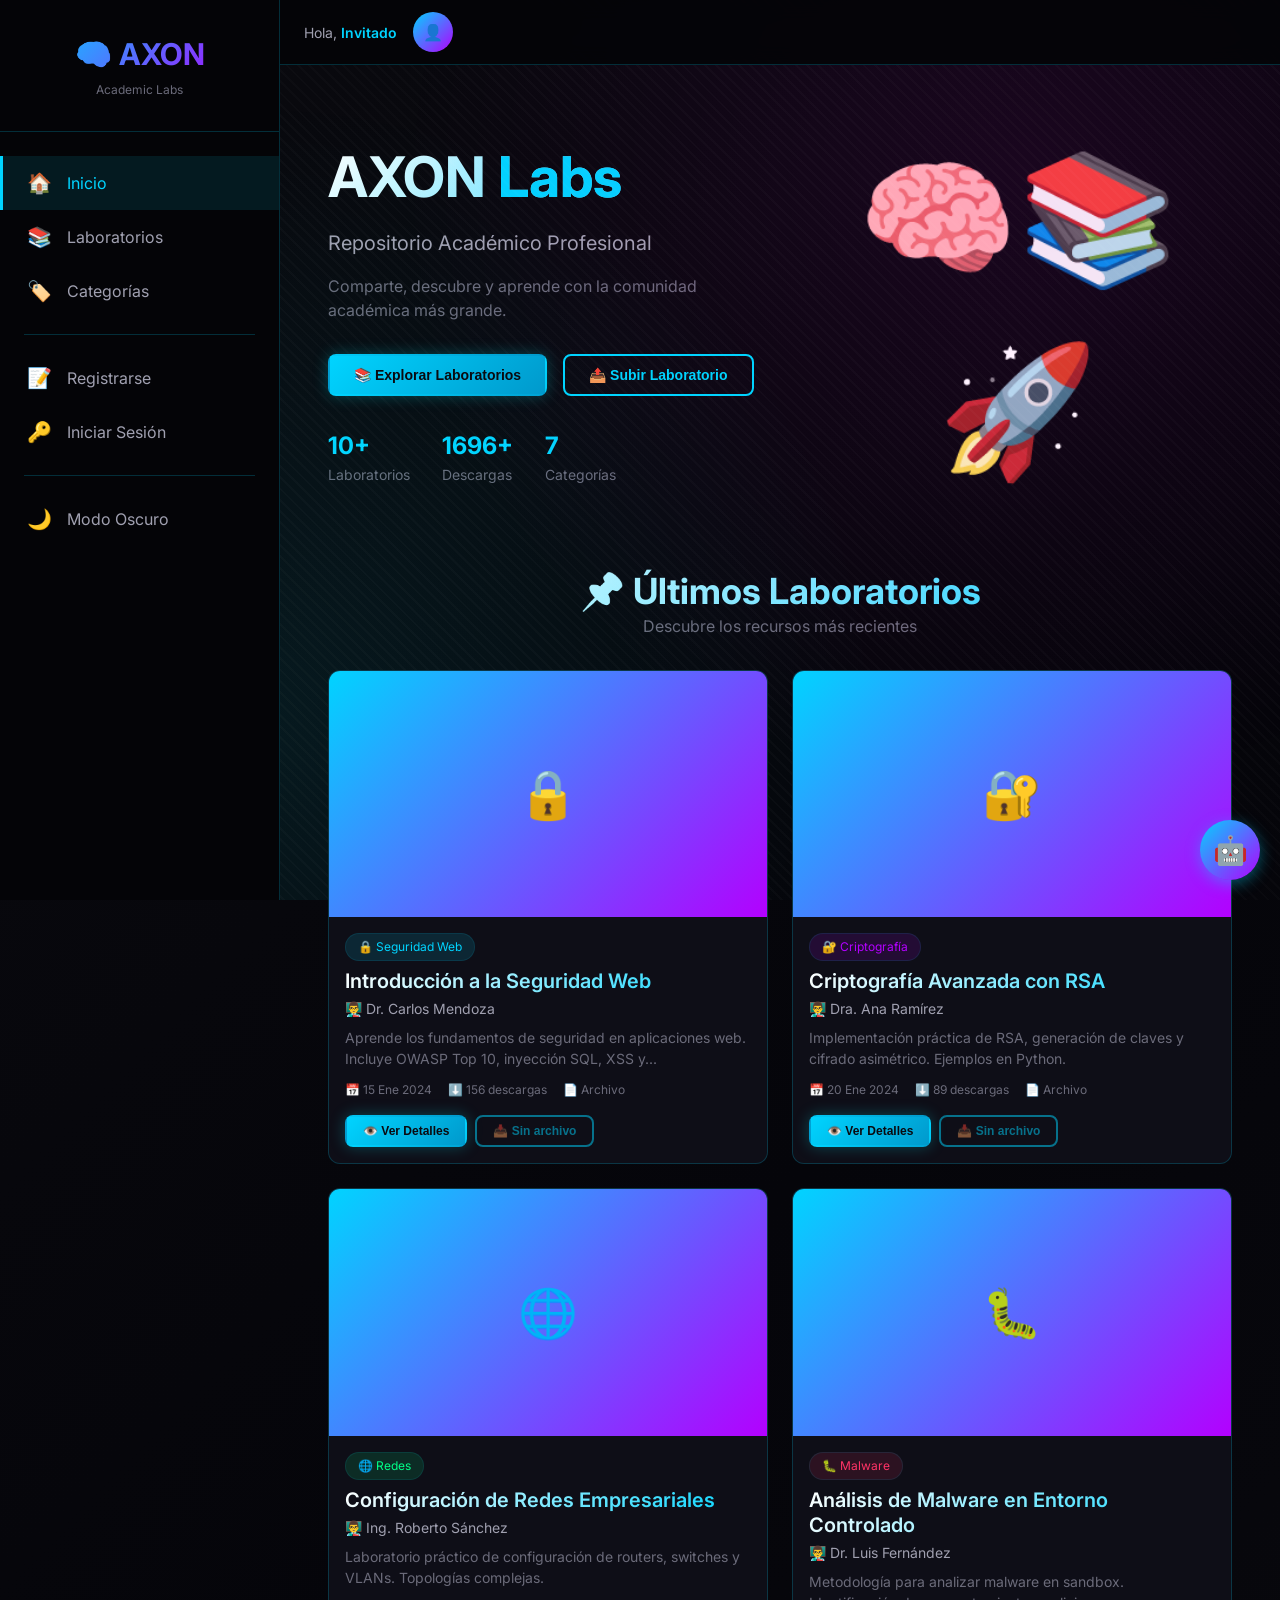
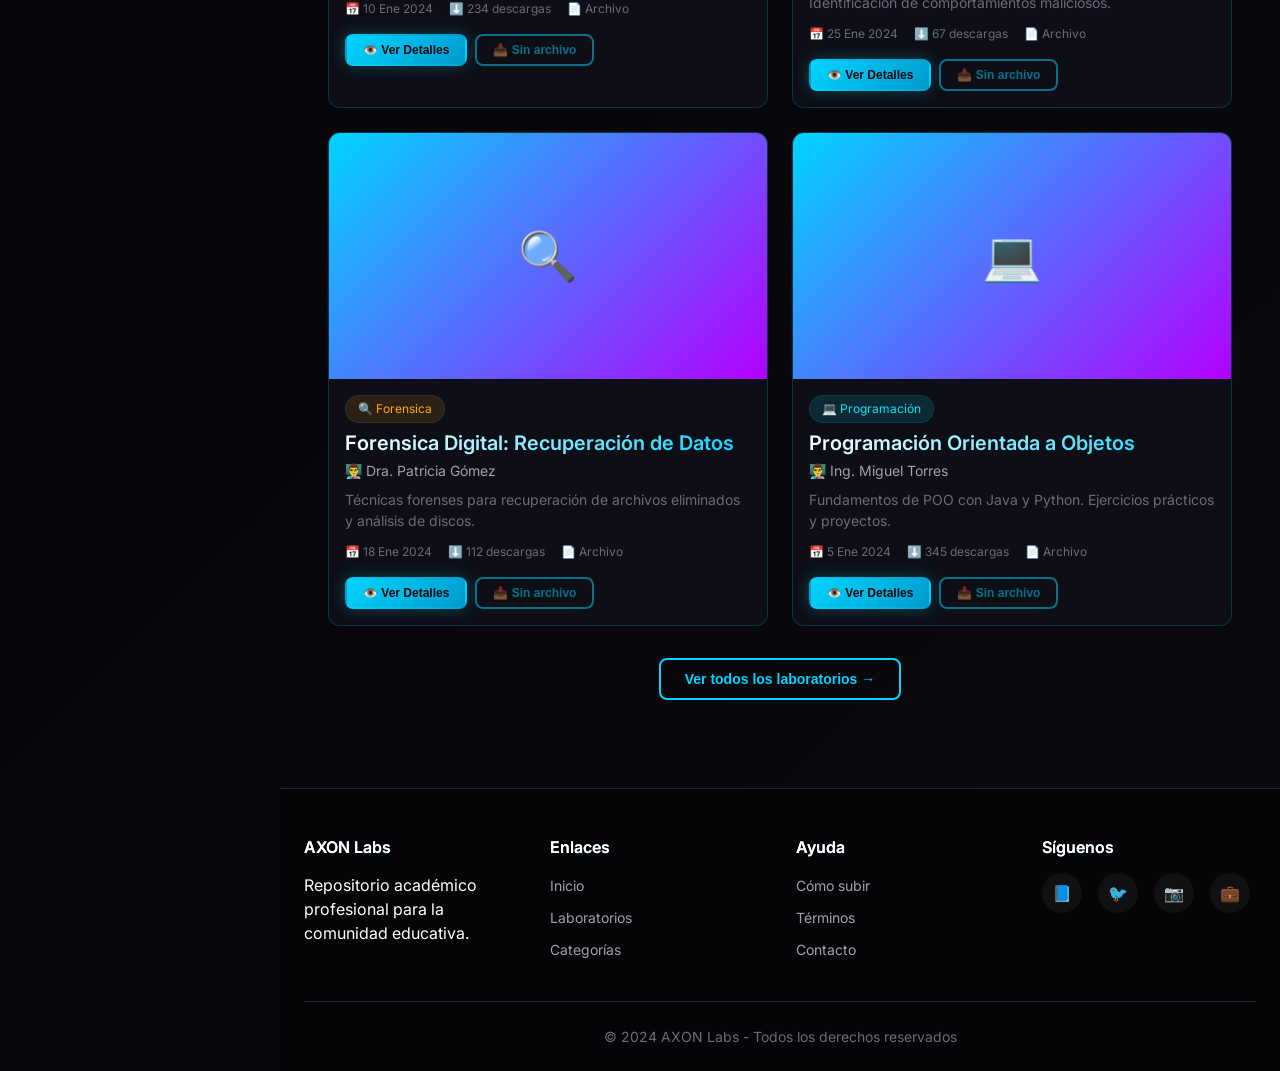
<file: index.html>
<!DOCTYPE html>
<html lang="es">
<head>
    <meta charset="UTF-8">
    <meta name="viewport" content="width=device-width, initial-scale=1.0, viewport-fit=cover">
    <title>AXON LABS - Repositorio Académico Profesional</title>
    <meta name="description" content="Plataforma profesional para compartir y descubrir laboratorios académicos">
    <meta name="theme-color" content="#0a0a0f">
    
    <!-- Fonts -->
    <link href="https://fonts.googleapis.com/css2?family=Inter:wght@300;400;500;600;700;800&display=swap" rel="stylesheet">
    
    <!-- Styles -->
    <link rel="stylesheet" href="css/estilo.css">
    <link rel="stylesheet" href="css/layout.css">
    <link rel="stylesheet" href="css/componentes.css">
    <link rel="stylesheet" href="css/animaciones.css">
    <link rel="stylesheet" href="css/dark-mode.css">
    
    <!-- PWA -->
    <link rel="manifest" href="manifest.json">
</head>
<body>
    <div class="app-container">
        <!-- Sidebar -->
        <aside class="sidebar" id="sidebar">
            <div class="sidebar__header">
                <div class="sidebar__logo">
                    <span class="logo-icon">🧠</span>
                    <span>AXON</span>
                </div>
                <div class="sidebar__subtitle">Academic Labs</div>
            </div>
            
            <nav class="sidebar__nav">
                <a href="#inicio" class="nav-link active" data-page="inicio">
                    <span class="icon">🏠</span>
                    <span>Inicio</span>
                </a>
                <a href="#laboratorios" class="nav-link" data-page="laboratorios">
                    <span class="icon">📚</span>
                    <span>Laboratorios</span>
                </a>
                <a href="#categorias" class="nav-link" data-page="categorias">
                    <span class="icon">🏷️</span>
                    <span>Categorías</span>
                </a>
                <div class="sidebar__divider"></div>
                <a href="#subir" class="nav-link" data-page="subir" id="subirNavLink">
                    <span class="icon">📤</span>
                    <span>Subir Lab</span>
                </a>
                <a href="#registro" class="nav-link" data-page="registro" id="registroNavLink">
                    <span class="icon">📝</span>
                    <span>Registrarse</span>
                </a>
                <a href="#login" class="nav-link" data-page="login" id="loginNavLink">
                    <span class="icon">🔑</span>
                    <span>Iniciar Sesión</span>
                </a>
                <a href="#" class="nav-link" id="logoutNavLink" style="display: none;">
                    <span class="icon">🚪</span>
                    <span>Cerrar Sesión</span>
                </a>
                <div class="sidebar__divider"></div>
                <a href="#" class="nav-link" id="themeToggle">
                    <span class="icon">🌙</span>
                    <span>Modo Oscuro</span>
                </a>
            </nav>
        </aside>
        
        <div class="sidebar-overlay" id="sidebarOverlay"></div>
        
        <!-- Main Content -->
        <main class="main-content">
            <header class="main-header">
                <button class="menu-toggle" id="menuToggle">☰</button>

                <div class="user-info">
                    <span class="user-greeting">Hola, <span id="userName">Invitado</span></span>
                    <div class="user-avatar" id="userAvatar">
                        <span>👤</span>
                    </div>
                </div>
            </header>
            
            <div id="page-content" class="page-content">
                <div class="loader">
                    <div class="loader-spinner"></div>
                    <p>Cargando...</p>
                </div>
            </div>
            
            <!-- Footer -->
            <footer class="footer">
                <div class="container">
                    <div class="footer-grid">
                        <div>
                            <h4 class="footer-title">AXON Labs</h4>
                            <p>Repositorio académico profesional para la comunidad educativa.</p>
                        </div>
                        <div>
                            <h4 class="footer-title">Enlaces</h4>
                            <ul class="footer-links">
                                <li><a href="#inicio">Inicio</a></li>
                                <li><a href="#laboratorios">Laboratorios</a></li>
                                <li><a href="#categorias">Categorías</a></li>
                            </ul>
                        </div>
                        <div>
                            <h4 class="footer-title">Ayuda</h4>
                            <ul class="footer-links">
                                <li><a href="#">Cómo subir</a></li>
                                <li><a href="#">Términos</a></li>
                                <li><a href="#">Contacto</a></li>
                            </ul>
                        </div>
                        <div>
                            <h4 class="footer-title">Síguenos</h4>
                            <div class="social-links">
                                <a href="#" class="social-link">📘</a>
                                <a href="#" class="social-link">🐦</a>
                                <a href="#" class="social-link">📷</a>
                                <a href="#" class="social-link">💼</a>
                            </div>
                        </div>
                    </div>
                    <div class="copyright">
                        © 2024 AXON Labs - Todos los derechos reservados
                    </div>
                </div>
            </footer>
        </main>
    </div>

    <meta name="viewport" content="width=device-width, initial-scale=1.0, viewport-fit=cover">
<button class="menu-toggle" id="menuToggle">☰</button>
<meta name="apple-mobile-web-app-capable" content="yes">
<meta name="apple-mobile-web-app-status-bar-style" content="black-translucent">


<!-- Reemplazar los scripts al final del body por: -->
    <script src="js/data.js"></script>
    <script src="js/labs.js"></script>
    <script src="js/ui.js"></script>
    <script src="js/app.js"></script>
    
    <script>
        // Función auxiliar para navegación desde HTML
        window.cambiarPagina = function(page) {
            window.location.hash = page;
        };
        
        // Asegurar que las animaciones CSS existen
        const style = document.createElement('style');
        style.textContent = `
            @keyframes slideInRight {
                from { transform: translateX(100%); opacity: 0; }
                to { transform: translateX(0); opacity: 1; }
            }
            @keyframes fadeOut {
                from { opacity: 1; }
                to { opacity: 0; }
            }
        `;
        document.head.appendChild(style);
    </script>
    <!-- Chatbot -->
<script src="js/bot.js"></script>
<script>
    // Inicializar chatbot cuando cargue la página
    document.addEventListener('DOMContentLoaded', function() {
        if (typeof initChatbot === 'function') {
            initChatbot();
        }
    });
</script>
</body>
</html>
</file>
<file: css/estilo.css>
/* ============================================
   AXON - ESTILOS GLOBALES
   Cyberpunk Futurista 2026
   Versión 2.0 - Mejorada
   ============================================ */

/* ============================================
   1. VARIABLES GLOBALES (Design Tokens)
   ============================================ */
:root {
    /* Colores principales - Neón Cyberpunk */
    --color-primary: #00f5ff;
    --color-primary-dark: #00b8c9;
    --color-primary-light: #6effff;
    --color-secondary: #ff00ff;
    --color-secondary-dark: #cc00cc;
    --color-secondary-light: #ff66ff;
    --color-accent: #ffcc00;
    --color-success: #00ff88;
    --color-success-dark: #00cc6a;
    --color-warning: #ffaa00;
    --color-warning-dark: #cc8800;
    --color-error: #ff3366;
    --color-error-dark: #cc2952;
    --color-purple: #9d00ff;
    --color-cyan: #00e5ff;
    
    /* Colores de fondo - Oscuro premium */
    --bg-primary: #0a0a0f;
    --bg-secondary: #05050a;
    --bg-tertiary: #0f0f1a;
    --bg-card: rgba(20, 20, 35, 0.95);
    --bg-card-solid: #141423;
    --bg-sidebar: rgba(5, 5, 10, 0.98);
    --bg-header: rgba(5, 5, 10, 0.95);
    --bg-light: #1a1a2e;
    --bg-hover: rgba(0, 245, 255, 0.08);
    --bg-glow: radial-gradient(circle at 50% 50%, rgba(0, 245, 255, 0.1) 0%, transparent 70%);
    
    /* Colores de texto */
    --text-primary: #ffffff;
    --text-secondary: #b0b0c0;
    --text-muted: #6b6b7a;
    --text-disabled: #4a4a5a;
    --text-glow: #ffffff;
    
    /* Colores de borde */
    --border-color: rgba(0, 245, 255, 0.25);
    --border-color-light: rgba(0, 245, 255, 0.12);
    --border-color-dark: rgba(0, 245, 255, 0.4);
    --border-glow: 0 0 10px rgba(0, 245, 255, 0.5);
    
    /* Espaciados (escala 4px) */
    --space-0: 0;
    --space-1: 0.25rem;
    --space-2: 0.5rem;
    --space-3: 0.75rem;
    --space-4: 1rem;
    --space-5: 1.25rem;
    --space-6: 1.5rem;
    --space-8: 2rem;
    --space-10: 2.5rem;
    --space-12: 3rem;
    --space-16: 4rem;
    --space-20: 5rem;
    --space-24: 6rem;
    --space-32: 8rem;
    
    /* Alias de espaciados */
    --space-xs: 0.5rem;
    --space-sm: 1rem;
    --space-md: 1.5rem;
    --space-lg: 2rem;
    --space-xl: 3rem;
    --space-2xl: 4rem;
    --space-3xl: 6rem;
    
    /* Tipografía */
    --font-family: 'Inter', -apple-system, BlinkMacSystemFont, 'Segoe UI', Roboto, 'Helvetica Neue', sans-serif;
    --font-mono: 'Courier New', 'SF Mono', 'Fira Code', monospace;
    
    /* Tamaños de fuente */
    --text-xs: 0.75rem;
    --text-sm: 0.875rem;
    --text-base: 1rem;
    --text-lg: 1.125rem;
    --text-xl: 1.25rem;
    --text-2xl: 1.5rem;
    --text-3xl: 1.875rem;
    --text-4xl: 2.25rem;
    --text-5xl: 3rem;
    --text-6xl: 3.75rem;
    
    /* Pesos de fuente */
    --font-light: 300;
    --font-regular: 400;
    --font-medium: 500;
    --font-semibold: 600;
    --font-bold: 700;
    
    /* Alturas de línea */
    --leading-none: 1;
    --leading-tight: 1.25;
    --leading-snug: 1.375;
    --leading-normal: 1.5;
    --leading-relaxed: 1.625;
    --leading-loose: 2;
    
    /* Bordes */
    --radius-none: 0;
    --radius-sm: 0.25rem;
    --radius-md: 0.5rem;
    --radius-lg: 0.75rem;
    --radius-xl: 1rem;
    --radius-2xl: 1.25rem;
    --radius-3xl: 1.5rem;
    --radius-full: 9999px;
    
    /* Sombras */
    --shadow-xs: 0 1px 2px rgba(0, 0, 0, 0.3);
    --shadow-sm: 0 2px 4px rgba(0, 0, 0, 0.3);
    --shadow-md: 0 4px 12px rgba(0, 0, 0, 0.4);
    --shadow-lg: 0 8px 24px rgba(0, 0, 0, 0.5);
    --shadow-xl: 0 16px 48px rgba(0, 0, 0, 0.6);
    --shadow-glow: 0 0 30px rgba(0, 245, 255, 0.4);
    --shadow-glow-sm: 0 0 15px rgba(0, 245, 255, 0.25);
    --shadow-glow-pink: 0 0 30px rgba(255, 0, 255, 0.4);
    --shadow-glow-purple: 0 0 30px rgba(157, 0, 255, 0.4);
    --shadow-inset: inset 0 2px 4px rgba(0, 0, 0, 0.2);
    
    /* Transiciones */
    --transition-fast: 0.15s ease;
    --transition-base: 0.25s cubic-bezier(0.4, 0, 0.2, 1);
    --transition-slow: 0.4s ease;
    --transition-slower: 0.6s ease;
    
    /* Z-index */
    --z-negative: -1;
    --z-elevate: 1;
    --z-sticky: 100;
    --z-header: 200;
    --z-sidebar: 300;
    --z-overlay: 350;
    --z-modal: 400;
    --z-popover: 500;
    --z-toast: 600;
    
    /* Layout */
    --sidebar-width: 280px;
    --sidebar-width-collapsed: 80px;
    --container-max: 1400px;
    --container-padding: var(--space-6);
}

/* ============================================
   2. RESET Y ESTILOS BASE MEJORADOS
   ============================================ */
*,
*::before,
*::after {
    margin: 0;
    padding: 0;
    box-sizing: border-box;
}

html {
    font-size: 16px;
    scroll-behavior: smooth;
    -webkit-font-smoothing: antialiased;
    -moz-osx-font-smoothing: grayscale;
}

body {
    font-family: var(--font-family);
    font-size: var(--text-base);
    line-height: var(--leading-normal);
    background: linear-gradient(135deg, #0a0a0f 0%, #05050a 50%, #0a0a0f 100%);
    color: var(--text-primary);
    min-height: 100vh;
    overflow-x: hidden;
    position: relative;
}

/* Fondo animado con partículas */
body::before {
    content: '';
    position: fixed;
    top: 0;
    left: 0;
    width: 100%;
    height: 100%;
    background: 
        radial-gradient(circle at 20% 80%, rgba(0, 245, 255, 0.08) 0%, transparent 50%),
        radial-gradient(circle at 80% 20%, rgba(255, 0, 255, 0.08) 0%, transparent 50%),
        repeating-linear-gradient(45deg, rgba(255, 255, 255, 0.02) 0px, rgba(255, 255, 255, 0.02) 2px, transparent 2px, transparent 8px);
    pointer-events: none;
    z-index: 0;
}

/* Tipografía */
h1, h2, h3, h4, h5, h6 {
    font-weight: var(--font-bold);
    line-height: var(--leading-tight);
    background: linear-gradient(135deg, var(--text-primary) 0%, var(--color-primary) 100%);
    -webkit-background-clip: text;
    background-clip: text;
    color: transparent;
}

h1 { font-size: var(--text-5xl); }
h2 { font-size: var(--text-4xl); }
h3 { font-size: var(--text-2xl); }
h4 { font-size: var(--text-xl); }
h5 { font-size: var(--text-lg); }
h6 { font-size: var(--text-base); }

/* Enlaces con efecto neón */
a {
    text-decoration: none;
    color: inherit;
    transition: all var(--transition-base);
    position: relative;
}

a:not(.nav-link):hover {
    color: var(--color-primary);
    text-shadow: 0 0 8px rgba(0, 245, 255, 0.5);
}

/* Scrollbar personalizada mejorada */
::-webkit-scrollbar {
    width: 10px;
    height: 10px;
}

::-webkit-scrollbar-track {
    background: var(--bg-secondary);
    border-radius: var(--radius-full);
}

::-webkit-scrollbar-thumb {
    background: linear-gradient(135deg, var(--color-primary), var(--color-secondary));
    border-radius: var(--radius-full);
}

::-webkit-scrollbar-thumb:hover {
    background: linear-gradient(135deg, var(--color-primary-light), var(--color-secondary-light));
}

/* Selección de texto */
::selection {
    background: linear-gradient(135deg, var(--color-primary), var(--color-secondary));
    color: var(--bg-primary);
}

/* ============================================
   3. UTILIDADES GLOBALES MEJORADAS
   ============================================ */

/* Contenedores */
.container {
    max-width: var(--container-max);
    margin: 0 auto;
    padding: 0 var(--container-padding);
    width: 100%;
}

/* Efecto glassmorphism */
.glass {
    background: rgba(20, 20, 35, 0.7);
    backdrop-filter: blur(10px);
    border: 1px solid var(--border-color);
}

/* Gradientes de texto */
.text-gradient {
    background: linear-gradient(135deg, var(--color-primary) 0%, var(--color-secondary) 50%, var(--color-accent) 100%);
    -webkit-background-clip: text;
    background-clip: text;
    color: transparent;
}

.text-glow {
    text-shadow: 0 0 20px rgba(0, 245, 255, 0.5);
}

/* Animaciones de entrada */
@keyframes fadeInUp {
    from {
        opacity: 0;
        transform: translateY(30px);
    }
    to {
        opacity: 1;
        transform: translateY(0);
    }
}

@keyframes fadeIn {
    from { opacity: 0; }
    to { opacity: 1; }
}

@keyframes glowPulse {
    0%, 100% {
        box-shadow: 0 0 20px rgba(0, 245, 255, 0.3);
    }
    50% {
        box-shadow: 0 0 40px rgba(0, 245, 255, 0.6);
    }
}

@keyframes float {
    0%, 100% {
        transform: translateY(0);
    }
    50% {
        transform: translateY(-10px);
    }
}

/* ============================================
   4. BOTÓN DE GOOGLE Y DIVISOR
   ============================================ */

/* Divisor "O" */
.divider {
    text-align: center;
    margin: var(--space-6) 0;
    position: relative;
    color: var(--text-muted);
    font-size: var(--text-sm);
}

.divider::before,
.divider::after {
    content: '';
    position: absolute;
    top: 50%;
    width: calc(50% - 35px);
    height: 1px;
    background: linear-gradient(90deg, transparent, var(--border-color), transparent);
}

.divider::before {
    left: 0;
}

.divider::after {
    right: 0;
}

/* Botón de Google premium */
.btn-google {
    display: flex;
    align-items: center;
    justify-content: center;
    gap: var(--space-3);
    width: 100%;
    padding: var(--space-3) var(--space-6);
    background: linear-gradient(135deg, rgba(255, 255, 255, 0.08) 0%, rgba(255, 255, 255, 0.03) 100%);
    border: 1px solid var(--border-color);
    border-radius: var(--radius-lg);
    color: var(--text-primary);
    font-size: var(--text-sm);
    font-weight: var(--font-medium);
    cursor: pointer;
    transition: all var(--transition-base);
    margin-bottom: var(--space-4);
    position: relative;
    overflow: hidden;
}

.btn-google::before {
    content: '';
    position: absolute;
    top: 0;
    left: -100%;
    width: 100%;
    height: 100%;
    background: linear-gradient(90deg, transparent, rgba(255, 255, 255, 0.1), transparent);
    transition: left 0.5s ease;
}

.btn-google:hover::before {
    left: 100%;
}

.btn-google:hover {
    background: linear-gradient(135deg, rgba(0, 245, 255, 0.15) 0%, rgba(255, 0, 255, 0.1) 100%);
    border-color: var(--color-primary);
    transform: translateY(-2px);
    box-shadow: var(--shadow-glow-sm);
    animation: glowPulse 2s infinite;
}

.btn-google:active {
    transform: translateY(0);
}

.btn-google svg {
    width: 20px;
    height: 20px;
}

/* ============================================
   5. FORMULARIOS MEJORADOS
   ============================================ */
.form-card {
    background: var(--bg-card);
    backdrop-filter: blur(10px);
    border-radius: var(--radius-2xl);
    padding: var(--space-8);
    border: 1px solid var(--border-color);
    box-shadow: var(--shadow-lg);
    animation: fadeInUp 0.5s ease;
    transition: all var(--transition-base);
}

.form-card:hover {
    border-color: var(--color-primary);
    box-shadow: var(--shadow-glow);
}

.form-group {
    margin-bottom: var(--space-5);
}

.form-label {
    display: block;
    margin-bottom: var(--space-2);
    font-weight: var(--font-medium);
    color: var(--text-secondary);
    font-size: var(--text-sm);
    letter-spacing: 0.5px;
}

.form-label.required::after {
    content: '*';
    color: var(--color-error);
    margin-left: var(--space-1);
}

.form-input,
.form-select,
.form-textarea {
    width: 100%;
    padding: var(--space-3) var(--space-4);
    background: rgba(10, 10, 15, 0.8);
    border: 1px solid var(--border-color);
    border-radius: var(--radius-lg);
    color: var(--text-primary);
    font-size: var(--text-base);
    transition: all var(--transition-base);
}

.form-input:focus,
.form-select:focus,
.form-textarea:focus {
    outline: none;
    border-color: var(--color-primary);
    box-shadow: var(--shadow-glow-sm);
    background: rgba(10, 10, 15, 0.95);
}

/* Alertas mejoradas */
.alert {
    padding: var(--space-3) var(--space-4);
    border-radius: var(--radius-lg);
    margin-bottom: var(--space-4);
    font-size: var(--text-sm);
    animation: fadeIn 0.3s ease;
    backdrop-filter: blur(4px);
}

.alert-success {
    background: rgba(0, 255, 136, 0.1);
    border-left: 3px solid var(--color-success);
    color: var(--color-success);
}

.alert-error {
    background: rgba(255, 51, 102, 0.1);
    border-left: 3px solid var(--color-error);
    color: var(--color-error);
}

/* Botones mejorados */
.btn {
    display: inline-flex;
    align-items: center;
    justify-content: center;
    gap: var(--space-2);
    padding: var(--space-3) var(--space-6);
    font-weight: var(--font-semibold);
    font-size: var(--text-sm);
    border-radius: var(--radius-lg);
    transition: all var(--transition-base);
    cursor: pointer;
    border: none;
    position: relative;
    overflow: hidden;
}

.btn::before {
    content: '';
    position: absolute;
    top: 50%;
    left: 50%;
    width: 0;
    height: 0;
    border-radius: 50%;
    background: rgba(255, 255, 255, 0.2);
    transform: translate(-50%, -50%);
    transition: width 0.6s, height 0.6s;
}

.btn:hover::before {
    width: 300px;
    height: 300px;
}

.btn-primary {
    background: linear-gradient(135deg, var(--color-primary) 0%, var(--color-primary-dark) 100%);
    color: var(--bg-primary);
    font-weight: var(--font-bold);
    box-shadow: var(--shadow-glow-sm);
}

.btn-primary:hover {
    transform: translateY(-2px);
    box-shadow: var(--shadow-glow);
}

.btn-primary:active {
    transform: translateY(0);
}

/* Estilos adicionales para la versión profesional */

/* Hero section mejorado */
.hero {
    background: linear-gradient(135deg, var(--bg-primary) 0%, var(--bg-secondary) 100%);
    position: relative;
    overflow: hidden;
}

.hero::before {
    content: '';
    position: absolute;
    top: 0;
    left: 0;
    right: 0;
    bottom: 0;
    background: radial-gradient(circle at 30% 50%, rgba(0,212,255,0.1) 0%, transparent 50%);
    pointer-events: none;
}

.hero-graphic {
    display: flex;
    gap: 2rem;
    justify-content: center;
    font-size: 5rem;
    animation: float 3s ease-in-out infinite;
}

.hero-graphic span:nth-child(1) { animation-delay: 0s; }
.hero-graphic span:nth-child(2) { animation-delay: 0.5s; }
.hero-graphic span:nth-child(3) { animation-delay: 1s; }

/* Filter chips */
.filter-buttons {
    display: flex;
    gap: 0.5rem;
    flex-wrap: wrap;
}

.filter-chip {
    padding: 0.5rem 1rem;
    background: rgba(255, 255, 255, 0.05);
    border: 1px solid var(--border-color);
    border-radius: 2rem;
    cursor: pointer;
    transition: all 0.3s ease;
    font-size: 0.875rem;
}

.filter-chip:hover {
    background: rgba(0, 212, 255, 0.1);
    transform: translateY(-2px);
}

.filter-chip.active {
    background: linear-gradient(135deg, var(--color-primary), var(--color-secondary));
    border-color: transparent;
    color: var(--bg-primary);
}

/* Detail page */
.detail-card {
    background: var(--bg-card);
    border-radius: var(--radius-xl);
    padding: 2rem;
    border: 1px solid var(--border-color);
}

.detail-header {
    display: flex;
    justify-content: space-between;
    align-items: center;
    flex-wrap: wrap;
    margin-bottom: 1.5rem;
}

.detail-category {
    padding: 0.5rem 1rem;
    border-radius: 2rem;
    font-size: 0.875rem;
}

.detail-stats {
    display: flex;
    gap: 1rem;
    color: var(--text-muted);
    font-size: 0.875rem;
}

.detail-title {
    font-size: 2rem;
    margin-bottom: 1.5rem;
}

.detail-author {
    display: flex;
    align-items: center;
    gap: 1rem;
    padding-bottom: 1.5rem;
    margin-bottom: 1.5rem;
    border-bottom: 1px solid var(--border-color);
}

.author-avatar {
    width: 50px;
    height: 50px;
    background: linear-gradient(135deg, var(--color-primary), var(--color-secondary));
    border-radius: 50%;
    display: flex;
    align-items: center;
    justify-content: center;
    font-size: 1.5rem;
    font-weight: bold;
}

.author-name {
    font-weight: 600;
    font-size: 1.1rem;
}

.author-email {
    color: var(--text-muted);
    font-size: 0.875rem;
}

.detail-description {
    margin-bottom: 1.5rem;
}

.detail-description h3 {
    margin-bottom: 0.75rem;
}

.detail-description p {
    color: var(--text-muted);
    line-height: 1.6;
}

.detail-file {
    background: rgba(0, 212, 255, 0.05);
    border-radius: var(--radius-lg);
    padding: 1rem;
    margin-bottom: 1.5rem;
}

.file-info {
    display: flex;
    align-items: center;
    gap: 1rem;
}

.file-icon {
    font-size: 2rem;
}

.file-name {
    font-weight: 500;
}

.file-size {
    color: var(--text-muted);
    font-size: 0.875rem;
}

.detail-actions {
    display: flex;
    gap: 1rem;
    justify-content: center;
    flex-wrap: wrap;
}

/* Empty state */
.empty-state {
    text-align: center;
    padding: 4rem;
    background: var(--bg-card);
    border-radius: var(--radius-xl);
    border: 1px solid var(--border-color);
}

.empty-icon {
    font-size: 4rem;
    display: block;
    margin-bottom: 1rem;
}

.empty-state h3 {
    margin-bottom: 0.5rem;
}

/* Toast notifications */
.toast-container {
    position: fixed;
    bottom: 20px;
    right: 20px;
    z-index: 1000;
    display: flex;
    flex-direction: column;
    gap: 10px;
}

.toast-content {
    display: flex;
    align-items: center;
    gap: 8px;
}

/* Section header */
.section-header {
    text-align: center;
    margin-bottom: 2rem;
}

.section-header h2 {
    margin-bottom: 0.5rem;
}

.section-header p {
    color: var(--text-muted);
}

/* Progress bar in categories */
.category-progress {
    margin-top: 1rem;
}

.progress-bar {
    background: rgba(255, 255, 255, 0.1);
    border-radius: 1rem;
    height: 4px;
    overflow: hidden;
}

.progress-fill {
    height: 100%;
    background: linear-gradient(90deg, var(--color-primary), var(--color-secondary));
    border-radius: 1rem;
    transition: width 0.5s ease;
}

/* Form header */
.form-header {
    text-align: center;
    margin-bottom: 2rem;
}

.form-icon {
    font-size: 3rem;
    display: block;
    margin-bottom: 1rem;
}

.form-header h2 {
    margin-bottom: 0.5rem;
}

.form-header p {
    color: var(--text-muted);
}

.form-footer {
    text-align: center;
    margin-top: 1.5rem;
    padding-top: 1.5rem;
    border-top: 1px solid var(--border-color);
}

/* Responsive */
@media (max-width: 768px) {
    .detail-card {
        padding: 1rem;
    }
    
    .detail-title {
        font-size: 1.5rem;
    }
    
    .detail-header {
        flex-direction: column;
        align-items: flex-start;
        gap: 0.5rem;
    }
    
    .filter-buttons {
        justify-content: center;
    }
    
    .hero-graphic {
        font-size: 3rem;
    }
}
</file>
<file: css/layout.css>
/* ============================================
   AXON - LAYOUT CSS
   Grid, Sidebar, Header, Responsive
   ============================================ */

/* ============================================
   1. LAYOUT PRINCIPAL
   ============================================ */
.app-container {
    display: flex;
    min-height: 100vh;
}

/* ============================================
   2. SIDEBAR (Menú lateral)
   ============================================ */
.sidebar {
    width: var(--sidebar-width);
    background: var(--bg-sidebar);
    backdrop-filter: blur(10px);
    border-right: 1px solid var(--border-color);
    position: fixed;
    height: 100vh;
    overflow-y: auto;
    transition: all var(--transition-base);
    z-index: var(--z-sidebar);
}

.sidebar::-webkit-scrollbar {
    width: 4px;
}

.sidebar__header {
    padding: var(--space-8) var(--space-6);
    text-align: center;
    border-bottom: 1px solid var(--border-color);
}

.sidebar__logo {
    font-size: var(--text-3xl);
    font-weight: var(--font-bold);
    background: linear-gradient(135deg, var(--color-primary) 0%, var(--color-secondary) 100%);
    -webkit-background-clip: text;
    background-clip: text;
    color: transparent;
    margin-bottom: var(--space-1);
}

.sidebar__subtitle {
    font-size: var(--text-xs);
    color: var(--text-muted);
}

.sidebar__nav {
    padding: var(--space-6) 0;
}

.nav-link {
    display: flex;
    align-items: center;
    gap: var(--space-4);
    padding: var(--space-3) var(--space-6);
    color: var(--text-secondary);
    transition: all var(--transition-base);
    border-left: 3px solid transparent;
}

.nav-link:hover {
    color: var(--color-primary);
    background: var(--bg-hover);
}

.nav-link.active {
    color: var(--color-primary);
    border-left-color: var(--color-primary);
    background: rgba(0, 212, 255, 0.1);
}

.nav-link .icon {
    font-size: var(--text-xl);
    width: 24px;
    text-align: center;
}

.sidebar__divider {
    height: 1px;
    background: var(--border-color);
    margin: var(--space-4) var(--space-6);
}

/* Sidebar colapsado (opcional) */
.sidebar.collapsed {
    width: var(--sidebar-width-collapsed);
}

.sidebar.collapsed .sidebar__header {
    padding: var(--space-4);
}

.sidebar.collapsed .sidebar__logo {
    font-size: var(--text-xl);
}

.sidebar.collapsed .sidebar__subtitle,
.sidebar.collapsed .nav-link span:not(.icon) {
    display: none;
}

.sidebar.collapsed .nav-link {
    justify-content: center;
    padding: var(--space-3);
}

/* ============================================
   3. MAIN CONTENT
   ============================================ */
.main-content {
    flex: 1;
    margin-left: var(--sidebar-width);
    min-height: 100vh;
    display: flex;
    flex-direction: column;
    transition: margin var(--transition-base);
}

/* Header superior */
.main-header {
    position: sticky;
    top: 0;
    background: var(--bg-header);
    backdrop-filter: blur(10px);
    border-bottom: 1px solid var(--border-color);
    padding: var(--space-3) var(--space-6);
    display: flex;
    justify-content: space-between;
    align-items: center;
    z-index: var(--z-header);
}

.menu-toggle {
    display: none;
    background: none;
    border: none;
    font-size: var(--text-2xl);
    cursor: pointer;
    color: var(--text-primary);
}

.user-info {
    display: flex;
    align-items: center;
    gap: var(--space-4);
}

.user-greeting {
    color: var(--text-secondary);
    font-size: var(--text-sm);
}

.user-greeting span {
    color: var(--color-primary);
    font-weight: var(--font-semibold);
}

.user-avatar {
    width: 40px;
    height: 40px;
    background: linear-gradient(135deg, var(--color-primary), var(--color-secondary));
    border-radius: var(--radius-full);
    display: flex;
    align-items: center;
    justify-content: center;
    cursor: pointer;
    transition: all var(--transition-base);
}

.user-avatar:hover {
    transform: scale(1.05);
    box-shadow: var(--shadow-glow);
}

/* Page Content */
.page-content {
    flex: 1;
    padding: var(--space-6);
}

/* ============================================
   4. GRID SYSTEM
   ============================================ */
.grid {
    display: grid;
    gap: var(--space-6);
}

.grid-cols-1 { grid-template-columns: repeat(1, 1fr); }
.grid-cols-2 { grid-template-columns: repeat(2, 1fr); }
.grid-cols-3 { grid-template-columns: repeat(3, 1fr); }
.grid-cols-4 { grid-template-columns: repeat(4, 1fr); }
.grid-cols-5 { grid-template-columns: repeat(5, 1fr); }
.grid-cols-6 { grid-template-columns: repeat(6, 1fr); }

/* Grid responsive automático */
.labs-grid {
    display: grid;
    grid-template-columns: repeat(auto-fill, minmax(320px, 1fr));
    gap: var(--space-6);
    margin-top: var(--space-6);
}

.categories-grid {
    display: grid;
    grid-template-columns: repeat(auto-fill, minmax(200px, 1fr));
    gap: var(--space-6);
}

/* ============================================
   5. FLEXBOX UTILITIES
   ============================================ */
.flex { display: flex; }
.flex-col { flex-direction: column; }
.flex-row { flex-direction: row; }
.flex-wrap { flex-wrap: wrap; }
.flex-1 { flex: 1; }

.items-center { align-items: center; }
.items-start { align-items: flex-start; }
.items-end { align-items: flex-end; }
.items-stretch { align-items: stretch; }

.justify-center { justify-content: center; }
.justify-between { justify-content: space-between; }
.justify-start { justify-content: flex-start; }
.justify-end { justify-content: flex-end; }

.gap-1 { gap: var(--space-1); }
.gap-2 { gap: var(--space-2); }
.gap-3 { gap: var(--space-3); }
.gap-4 { gap: var(--space-4); }
.gap-5 { gap: var(--space-5); }
.gap-6 { gap: var(--space-6); }

/* ============================================
   6. OVERLAY PARA MÓVIL
   ============================================ */
.sidebar-overlay {
    display: none;
    position: fixed;
    top: 0;
    left: 0;
    right: 0;
    bottom: 0;
    background: rgba(0, 0, 0, 0.7);
    z-index: calc(var(--z-sidebar) - 1);
}

.sidebar-overlay.active {
    display: block;
}

/* ============================================
   7. RESPONSIVE DESIGN
   ============================================ */

/* Tablet */
@media (max-width: 1024px) {
    .grid-cols-4, .grid-cols-5, .grid-cols-6 {
        grid-template-columns: repeat(2, 1fr);
    }
    
    .section {
        padding: var(--space-12) 0;
    }
    
    .main-header {
        padding: var(--space-3) var(--space-4);
    }
    
    .page-content {
        padding: var(--space-4);
    }
}

/* Móvil */
@media (max-width: 768px) {
    .sidebar {
        transform: translateX(-100%);
        position: fixed;
    }
    
    .sidebar.active {
        transform: translateX(0);
    }
    
    .main-content {
        margin-left: 0;
    }
    
    .menu-toggle {
        display: block;
    }
    
    .grid-cols-2, .grid-cols-3, .grid-cols-4 {
        grid-template-columns: 1fr;
    }
    
    .labs-grid {
        grid-template-columns: 1fr;
    }
    
    .categories-grid {
        grid-template-columns: repeat(2, 1fr);
    }
    
    .user-greeting {
        display: none;
    }
    
    .container {
        padding: 0 var(--space-4);
    }
    
    .section {
        padding: var(--space-8) 0;
    }
}

/* Móvil pequeño */
@media (max-width: 480px) {
    .categories-grid {
        grid-template-columns: 1fr;
    }
    
    .main-header {
        padding: var(--space-2) var(--space-3);
    }
    
    .page-content {
        padding: var(--space-3);
    }
    
    .user-avatar {
        width: 35px;
        height: 35px;
        font-size: var(--text-sm);
    }
}

/* ============================================
   8. PÁGINAS ESPECÍFICAS
   ============================================ */

/* Página de detalle */
.page-header {
    text-align: center;
    margin-bottom: var(--space-8);
}

.page-header h1 {
    margin-bottom: var(--space-2);
}

.page-header p {
    color: var(--text-secondary);
}

/* Sección de búsqueda */
.search-section {
    background: var(--bg-card);
    border-radius: var(--radius-xl);
    padding: var(--space-6);
    margin-bottom: var(--space-8);
    border: 1px solid var(--border-color);
}

.search-box {
    display: flex;
    align-items: center;
    background: rgba(255, 255, 255, 0.05);
    border-radius: var(--radius-md);
    padding: var(--space-2) var(--space-4);
    margin-bottom: var(--space-4);
}

.search-icon {
    margin-right: var(--space-2);
    color: var(--text-muted);
}

.search-input {
    flex: 1;
    background: none;
    border: none;
    color: var(--text-primary);
    font-size: var(--text-base);
    outline: none;
}

.search-input::placeholder {
    color: var(--text-muted);
}

.filter-group {
    display: flex;
    gap: var(--space-4);
    align-items: center;
    flex-wrap: wrap;
}

.filter-label {
    color: var(--text-secondary);
    font-size: var(--text-sm);
}

.filter-select {
    background: rgba(255, 255, 255, 0.05);
    border: 1px solid var(--border-color);
    border-radius: var(--radius-md);
    padding: var(--space-2) var(--space-4);
    color: var(--text-primary);
    cursor: pointer;
    outline: none;
}

.filter-select option {
    background: var(--bg-primary);
}

.results-info {
    margin: var(--space-4) 0;
    color: var(--text-secondary);
    font-size: var(--text-sm);
    text-align: center;
}

/* Hero section */
.hero {
    background: linear-gradient(135deg, var(--bg-secondary) 0%, var(--bg-primary) 100%);
    position: relative;
    overflow: hidden;
}

.hero::before {
    content: '';
    position: absolute;
    top: 0;
    left: 0;
    right: 0;
    bottom: 0;
    background: radial-gradient(circle at 30% 50%, rgba(0, 212, 255, 0.1) 0%, transparent 50%);
    pointer-events: none;
}

.hero-container {
    display: grid;
    grid-template-columns: 1fr 1fr;
    gap: var(--space-8);
    align-items: center;
    max-width: var(--container-max);
    margin: 0 auto;
    padding: var(--space-16) var(--space-6);
    position: relative;
    z-index: var(--z-elevate);
}

.hero-title {
    font-size: var(--text-5xl);
    line-height: var(--leading-tight);
    margin-bottom: var(--space-4);
}

.hero-subtitle {
    font-size: var(--text-lg);
    margin-bottom: var(--space-4);
    color: var(--text-secondary);
}

.hero-description {
    margin-bottom: var(--space-6);
    color: var(--text-secondary);
}

.hero-buttons {
    display: flex;
    gap: var(--space-4);
    flex-wrap: wrap;
}

.hero-stats {
    display: flex;
    gap: var(--space-8);
    margin-top: var(--space-8);
}

.hero-stat {
    text-align: left;
}

.hero-stat-number {
    font-size: var(--text-2xl);
    font-weight: var(--font-bold);
    color: var(--color-primary);
}

.hero-stat-label {
    font-size: var(--text-xs);
    color: var(--text-muted);
}

.hero-image {
    border-radius: var(--radius-xl);
    box-shadow: var(--shadow-lg);
    animation: float 3s ease-in-out infinite;
}

@keyframes float {
    0%, 100% { transform: translateY(0); }
    50% { transform: translateY(-20px); }
}

/* Responsive hero */
@media (max-width: 768px) {
    .hero-container {
        grid-template-columns: 1fr;
        text-align: center;
        padding: var(--space-8) var(--space-4);
    }
    
    .hero-buttons {
        justify-content: center;
    }
    
    .hero-stats {
        justify-content: center;
    }
    
    .hero-stat {
        text-align: center;
    }
    
    .hero-title {
        font-size: var(--text-4xl);
    }
}

/* Footer */
.footer {
    background: var(--bg-secondary);
    border-top: 1px solid var(--border-color);
    padding: var(--space-12) 0 var(--space-6);
    margin-top: var(--space-8);
}

.footer-grid {
    display: grid;
    grid-template-columns: repeat(4, 1fr);
    gap: var(--space-8);
    margin-bottom: var(--space-8);
}

.footer-title {
    color: var(--text-primary);
    font-size: var(--text-base);
    font-weight: var(--font-semibold);
    margin-bottom: var(--space-4);
}

.footer-links {
    list-style: none;
}

.footer-links li {
    margin-bottom: var(--space-2);
}

.footer-links a {
    color: var(--text-secondary);
    font-size: var(--text-sm);
    transition: color var(--transition-fast);
}

.footer-links a:hover {
    color: var(--color-primary);
}

.social-links {
    display: flex;
    gap: var(--space-4);
}

.social-link {
    display: flex;
    align-items: center;
    justify-content: center;
    width: 40px;
    height: 40px;
    background: rgba(255, 255, 255, 0.05);
    border-radius: var(--radius-full);
    transition: all var(--transition-base);
}

.social-link:hover {
    background: var(--color-primary);
    transform: translateY(-2px);
}

.copyright {
    text-align: center;
    padding-top: var(--space-6);
    border-top: 1px solid var(--border-color);
    color: var(--text-muted);
    font-size: var(--text-sm);
}

@media (max-width: 768px) {
    .footer-grid {
        grid-template-columns: 1fr;
        gap: var(--space-6);
        text-align: center;
    }
    
    .social-links {
        justify-content: center;
    }
}
/* Tablet (1024px) */
@media (max-width: 1024px) {
    .grid-cols-4, .grid-cols-5, .grid-cols-6 {
        grid-template-columns: repeat(2, 1fr);
    }
    .main-header { padding: var(--space-3) var(--space-4); }
    .page-content { padding: var(--space-4); }
}

/* Móvil (768px) */
@media (max-width: 768px) {
    .sidebar {
        transform: translateX(-100%);  /* Menú oculto */
        position: fixed;
    }
    .sidebar.active { transform: translateX(0); }  /* Se abre con botón */
    .main-content { margin-left: 0; }
    .menu-toggle { display: block; }  /* Botón hamburguesa */
    .labs-grid { grid-template-columns: 1fr; }  /* Una columna */
    .categories-grid { grid-template-columns: repeat(2, 1fr); }
    .user-greeting { display: none; }  /* Oculta texto en móvil */
}

/* Móvil pequeño (480px) */
@media (max-width: 480px) {
    .categories-grid { grid-template-columns: 1fr; }
    .user-avatar { width: 35px; height: 35px; }
}
/* Mejoras para móvil */
@media (max-width: 768px) {
    /* Botones más grandes para dedos */
    .btn, .filter-chip, .category-card {
        min-height: 44px; /* Tamaño recomendado para dedos */
    }
    
    /* Espaciado en formularios */
    .form-card {
        margin: 1rem;
        padding: 1.5rem;
    }
    
    /* Header más compacto */
    .main-header {
        padding: 0.75rem 1rem;
    }
    
    /* Títulos más pequeños */
    h1 { font-size: 1.75rem; }
    h2 { font-size: 1.5rem; }
    
    /* Hero section para móvil */
    .hero-container {
        grid-template-columns: 1fr;
        text-align: center;
        padding: 2rem 1rem;
    }
    
    .hero-stats {
        justify-content: center;
    }
    
    /* Footer en móvil */
    .footer-grid {
        grid-template-columns: 1fr;
        text-align: center;
        gap: 1.5rem;
    }
    
    .social-links {
        justify-content: center;
    }
}

/* Evitar zoom en inputs en iOS */
@media (max-width: 768px) {
    input, select, textarea {
        font-size: 16px !important; /* Previene zoom automático */
    }
}
</file>
<file: css/componentes.css>
/* ============================================
   AXON - COMPONENTES CSS
   Botones, Tarjetas, Formularios, Modales
   Versión 3.0 - Completa
   ============================================ */

/* ============================================
   1. BOTONES
   ============================================ */
.btn {
    display: inline-flex;
    align-items: center;
    justify-content: center;
    gap: var(--space-2);
    padding: var(--space-3) var(--space-6);
    font-weight: var(--font-semibold);
    font-size: var(--text-sm);
    line-height: var(--leading-none);
    border-radius: var(--radius-md);
    transition: all var(--transition-base);
    cursor: pointer;
    text-align: center;
    white-space: nowrap;
    border: 2px solid transparent;
    position: relative;
    overflow: hidden;
}

/* Efecto ripple para botones */
.btn::before {
    content: '';
    position: absolute;
    top: 50%;
    left: 50%;
    width: 0;
    height: 0;
    border-radius: 50%;
    background: rgba(255, 255, 255, 0.2);
    transform: translate(-50%, -50%);
    transition: width 0.6s, height 0.6s;
}

.btn:hover::before {
    width: 300px;
    height: 300px;
}

.btn-sm {
    padding: var(--space-2) var(--space-4);
    font-size: var(--text-xs);
}

.btn-lg {
    padding: var(--space-4) var(--space-8);
    font-size: var(--text-base);
}

/* Variantes de color */
.btn-primary {
    background: linear-gradient(135deg, var(--color-primary) 0%, var(--color-primary-dark) 100%);
    color: var(--bg-primary);
    box-shadow: var(--shadow-glow-sm);
    font-weight: var(--font-bold);
}

.btn-primary:hover {
    transform: translateY(-2px);
    box-shadow: var(--shadow-glow);
}

.btn-primary:active {
    transform: translateY(0);
}

.btn-secondary {
    background: linear-gradient(135deg, var(--color-secondary) 0%, var(--color-secondary-dark) 100%);
    color: var(--text-primary);
    box-shadow: var(--shadow-glow-pink);
}

.btn-secondary:hover {
    transform: translateY(-2px);
}

.btn-outline {
    background: transparent;
    border-color: var(--color-primary);
    color: var(--color-primary);
}

.btn-outline:hover {
    background: var(--color-primary);
    color: var(--bg-primary);
    transform: translateY(-2px);
    box-shadow: var(--shadow-glow);
}

.btn-outline-secondary {
    border-color: var(--color-secondary);
    color: var(--color-secondary);
}

.btn-outline-secondary:hover {
    background: var(--color-secondary);
    color: var(--text-primary);
}

.btn-success {
    background: var(--color-success);
    color: var(--bg-secondary);
}

.btn-success:hover {
    background: var(--color-success-dark);
    transform: translateY(-2px);
}

.btn-error {
    background: var(--color-error);
    color: var(--text-primary);
}

.btn-error:hover {
    background: var(--color-error-dark);
    transform: translateY(-2px);
}

.btn-warning {
    background: var(--color-warning);
    color: var(--bg-secondary);
}

.btn-warning:hover {
    background: var(--color-warning-dark);
    transform: translateY(-2px);
}

/* Estados */
.btn:disabled {
    opacity: 0.5;
    cursor: not-allowed;
    transform: none;
}

.btn:disabled:hover {
    transform: none;
}

.btn:disabled::before {
    display: none;
}

/* Botón de texto */
.btn-text {
    background: transparent;
    color: var(--color-primary);
    padding: var(--space-2) var(--space-4);
}

.btn-text:hover {
    background: var(--bg-hover);
    transform: none;
}

.btn-text:hover::before {
    display: none;
}

/* ============================================
   2. TARJETAS
   ============================================ */
.card {
    background: var(--bg-card);
    border-radius: var(--radius-xl);
    overflow: hidden;
    transition: all var(--transition-base);
    border: 1px solid var(--border-color);
    backdrop-filter: blur(10px);
}

.card:hover {
    transform: translateY(-4px);
    box-shadow: var(--shadow-glow);
    border-color: var(--color-primary);
}

.card-header {
    padding: var(--space-4) var(--space-6);
    border-bottom: 1px solid var(--border-color);
    display: flex;
    justify-content: space-between;
    align-items: center;
}

.card-body {
    padding: var(--space-6);
}

.card-footer {
    padding: var(--space-4) var(--space-6);
    border-top: 1px solid var(--border-color);
}

/* Tarjetas de laboratorio */
.lab-card {
    background: var(--bg-card);
    border-radius: var(--radius-lg);
    overflow: hidden;
    transition: all var(--transition-base);
    border: 1px solid var(--border-color);
    backdrop-filter: blur(10px);
    cursor: pointer;
}

.lab-card:hover {
    transform: translateY(-6px);
    box-shadow: var(--shadow-glow);
    border-color: var(--color-primary);
}

.lab-card-image {
    width: 100%;
    aspect-ratio: 16 / 9;
    object-fit: cover;
    background: linear-gradient(135deg, var(--color-primary), var(--color-secondary));
    display: flex;
    align-items: center;
    justify-content: center;
    font-size: 3rem;
    position: relative;
    overflow: hidden;
}

.lab-card-image::after {
    content: '';
    position: absolute;
    top: 0;
    left: -100%;
    width: 100%;
    height: 100%;
    background: linear-gradient(90deg, transparent, rgba(255, 255, 255, 0.2), transparent);
    transition: left 0.5s ease;
}

.lab-card:hover .lab-card-image::after {
    left: 100%;
}

.lab-card-content {
    padding: var(--space-4);
}

.lab-card-category {
    display: inline-block;
    padding: var(--space-1) var(--space-3);
    background: linear-gradient(135deg, rgba(0, 245, 255, 0.15), rgba(255, 0, 255, 0.1));
    border-radius: var(--radius-full);
    font-size: var(--text-xs);
    color: var(--color-primary);
    margin-bottom: var(--space-2);
    border: 1px solid var(--border-color-light);
}

.lab-card-title {
    font-size: var(--text-xl);
    font-weight: var(--font-semibold);
    margin-bottom: var(--space-1);
    background: linear-gradient(135deg, var(--text-primary), var(--color-primary));
    -webkit-background-clip: text;
    background-clip: text;
    color: transparent;
}

.lab-card-author {
    font-size: var(--text-sm);
    color: var(--text-secondary);
    margin-bottom: var(--space-2);
}

.lab-card-description {
    font-size: var(--text-sm);
    color: var(--text-muted);
    margin-bottom: var(--space-3);
    line-height: var(--leading-normal);
    display: -webkit-box;
    -webkit-line-clamp: 3;
    -webkit-box-orient: vertical;
    overflow: hidden;
}

.lab-card-stats {
    display: flex;
    gap: var(--space-4);
    margin-top: var(--space-3);
    font-size: var(--text-xs);
    color: var(--text-muted);
}

/* Tarjeta de categoría */
.category-card {
    background: var(--bg-card);
    border-radius: var(--radius-lg);
    padding: var(--space-6);
    text-align: center;
    cursor: pointer;
    transition: all var(--transition-base);
    border: 1px solid var(--border-color);
}

.category-card:hover {
    transform: translateY(-6px) scale(1.02);
    border-color: var(--color-primary);
    box-shadow: var(--shadow-glow);
}

.category-icon {
    font-size: 3rem;
    margin-bottom: var(--space-2);
    filter: drop-shadow(0 0 10px rgba(0, 245, 255, 0.5));
}

.category-name {
    font-size: var(--text-lg);
    font-weight: var(--font-semibold);
    margin-bottom: var(--space-1);
    background: linear-gradient(135deg, var(--text-primary), var(--color-primary));
    -webkit-background-clip: text;
    background-clip: text;
    color: transparent;
}

.category-count {
    font-size: var(--text-sm);
    color: var(--text-muted);
}

/* ============================================
   3. FORMULARIOS
   ============================================ */
.form-container {
    max-width: 600px;
    margin: 0 auto;
    background: var(--bg-card);
    border-radius: var(--radius-xl);
    padding: var(--space-8);
    border: 1px solid var(--border-color);
}

.form-card {
    background: var(--bg-card);
    backdrop-filter: blur(10px);
    border-radius: var(--radius-2xl);
    padding: var(--space-8);
    border: 1px solid var(--border-color);
    box-shadow: var(--shadow-lg);
    transition: all var(--transition-base);
    max-width: 500px;
    width: 100%;
    margin: 0 auto;
    animation: fadeInUp 0.5s ease;
}

.form-card:hover {
    border-color: var(--color-primary);
    box-shadow: var(--shadow-glow);
}

.form-card h2 {
    text-align: center;
    margin-bottom: var(--space-6);
    font-size: var(--text-2xl);
    background: linear-gradient(135deg, var(--text-primary), var(--color-primary));
    -webkit-background-clip: text;
    background-clip: text;
    color: transparent;
}

.form-card p {
    text-align: center;
    margin-top: var(--space-4);
    color: var(--text-muted);
    font-size: var(--text-sm);
}

.form-card a {
    color: var(--color-primary);
    font-weight: var(--font-medium);
    transition: all var(--transition-fast);
}

.form-card a:hover {
    text-shadow: 0 0 8px rgba(0, 245, 255, 0.5);
}

.form-group {
    margin-bottom: var(--space-5);
}

.form-label {
    display: block;
    margin-bottom: var(--space-2);
    font-weight: var(--font-medium);
    color: var(--text-secondary);
    font-size: var(--text-sm);
    letter-spacing: 0.5px;
}

.form-label.required::after {
    content: '*';
    color: var(--color-error);
    margin-left: var(--space-1);
}

.form-input,
.form-select,
.form-textarea {
    width: 100%;
    padding: var(--space-3) var(--space-4);
    background: rgba(10, 10, 15, 0.8);
    border: 1px solid var(--border-color);
    border-radius: var(--radius-lg);
    color: var(--text-primary);
    font-size: var(--text-base);
    transition: all var(--transition-base);
}

.form-input:focus,
.form-select:focus,
.form-textarea:focus {
    outline: none;
    border-color: var(--color-primary);
    box-shadow: var(--shadow-glow-sm);
    background: rgba(10, 10, 15, 0.95);
}

.form-input.error,
.form-select.error,
.form-textarea.error {
    border-color: var(--color-error);
}

.form-input.error:focus,
.form-select.error:focus,
.form-textarea.error:focus {
    box-shadow: 0 0 10px rgba(255, 51, 102, 0.3);
}

.form-input:disabled,
.form-select:disabled,
.form-textarea:disabled {
    opacity: 0.5;
    cursor: not-allowed;
}

.form-textarea {
    resize: vertical;
    min-height: 100px;
}

.form-help {
    display: block;
    margin-top: var(--space-1);
    font-size: var(--text-xs);
    color: var(--text-muted);
}

.form-error {
    display: block;
    margin-top: var(--space-1);
    font-size: var(--text-xs);
    color: var(--color-error);
}

.form-actions {
    display: flex;
    gap: var(--space-4);
    margin-top: var(--space-8);
}

/* Checkbox personalizado */
.checkbox-group {
    display: flex;
    align-items: center;
    gap: var(--space-2);
    cursor: pointer;
}

.checkbox-group input {
    width: 18px;
    height: 18px;
    cursor: pointer;
    accent-color: var(--color-primary);
}

.checkbox-group label {
    cursor: pointer;
    color: var(--text-secondary);
}

/* Radio personalizado */
.radio-group {
    display: flex;
    align-items: center;
    gap: var(--space-2);
    cursor: pointer;
}

.radio-group input {
    width: 18px;
    height: 18px;
    cursor: pointer;
    accent-color: var(--color-primary);
}

/* ============================================
   4. DIVISOR Y BOTÓN DE GOOGLE
   ============================================ */

/* Divisor "O" entre opciones */
.divider {
    text-align: center;
    margin: var(--space-6) 0;
    position: relative;
    color: var(--text-muted);
    font-size: var(--text-sm);
}

.divider::before,
.divider::after {
    content: '';
    position: absolute;
    top: 50%;
    width: calc(50% - 35px);
    height: 1px;
    background: linear-gradient(90deg, transparent, var(--border-color), transparent);
}

.divider::before {
    left: 0;
}

.divider::after {
    right: 0;
}

/* Botón de Google premium */
.btn-google {
    display: flex;
    align-items: center;
    justify-content: center;
    gap: var(--space-3);
    width: 100%;
    padding: var(--space-3) var(--space-6);
    background: linear-gradient(135deg, rgba(255, 255, 255, 0.08) 0%, rgba(255, 255, 255, 0.03) 100%);
    border: 1px solid var(--border-color);
    border-radius: var(--radius-lg);
    color: var(--text-primary);
    font-size: var(--text-sm);
    font-weight: var(--font-medium);
    cursor: pointer;
    transition: all var(--transition-base);
    margin-bottom: var(--space-4);
    position: relative;
    overflow: hidden;
}

/* Efecto de brillo al pasar el mouse */
.btn-google::before {
    content: '';
    position: absolute;
    top: 0;
    left: -100%;
    width: 100%;
    height: 100%;
    background: linear-gradient(90deg, transparent, rgba(255, 255, 255, 0.1), transparent);
    transition: left 0.5s ease;
}

.btn-google:hover::before {
    left: 100%;
}

.btn-google:hover {
    background: linear-gradient(135deg, rgba(0, 245, 255, 0.15) 0%, rgba(255, 0, 255, 0.1) 100%);
    border-color: var(--color-primary);
    transform: translateY(-2px);
    box-shadow: var(--shadow-glow-sm);
}

.btn-google:active {
    transform: translateY(0);
}

.btn-google svg {
    width: 20px;
    height: 20px;
}

/* ============================================
   5. MODAL
   ============================================ */
.modal {
    display: none;
    position: fixed;
    top: 0;
    left: 0;
    right: 0;
    bottom: 0;
    z-index: var(--z-modal);
    align-items: center;
    justify-content: center;
}

.modal.active {
    display: flex;
}

.modal-overlay {
    position: absolute;
    top: 0;
    left: 0;
    right: 0;
    bottom: 0;
    background: rgba(0, 0, 0, 0.85);
    backdrop-filter: blur(4px);
}

.modal-container {
    position: relative;
    max-width: 500px;
    width: 90%;
    background: var(--bg-card);
    border-radius: var(--radius-xl);
    border: 1px solid var(--border-color);
    z-index: 1;
    animation: modalIn var(--transition-base);
}

@keyframes modalIn {
    from {
        opacity: 0;
        transform: scale(0.9);
    }
    to {
        opacity: 1;
        transform: scale(1);
    }
}

.modal-header {
    padding: var(--space-4) var(--space-6);
    border-bottom: 1px solid var(--border-color);
    display: flex;
    justify-content: space-between;
    align-items: center;
}

.modal-close {
    background: none;
    border: none;
    font-size: var(--text-xl);
    cursor: pointer;
    color: var(--text-secondary);
    transition: color var(--transition-fast);
}

.modal-close:hover {
    color: var(--color-error);
}

.modal-body {
    padding: var(--space-6);
}

.modal-footer {
    padding: var(--space-4) var(--space-6);
    border-top: 1px solid var(--border-color);
    display: flex;
    justify-content: flex-end;
    gap: var(--space-3);
}

/* ============================================
   6. ALERTAS Y NOTIFICACIONES
   ============================================ */
.alert {
    padding: var(--space-3) var(--space-4);
    border-radius: var(--radius-lg);
    margin-bottom: var(--space-4);
    font-size: var(--text-sm);
    animation: fadeIn 0.3s ease;
    backdrop-filter: blur(4px);
}

@keyframes fadeIn {
    from {
        opacity: 0;
        transform: translateY(-10px);
    }
    to {
        opacity: 1;
        transform: translateY(0);
    }
}

.alert-success {
    background: rgba(0, 255, 136, 0.1);
    border-left: 3px solid var(--color-success);
    color: var(--color-success);
}

.alert-warning {
    background: rgba(255, 170, 0, 0.1);
    border-left: 3px solid var(--color-warning);
    color: var(--color-warning);
}

.alert-error {
    background: rgba(255, 51, 102, 0.1);
    border-left: 3px solid var(--color-error);
    color: var(--color-error);
}

.alert-info {
    background: rgba(0, 212, 255, 0.1);
    border-left: 3px solid var(--color-primary);
    color: var(--color-primary);
}

/* ============================================
   7. LOADER Y SKELETONS
   ============================================ */
.loader {
    display: flex;
    justify-content: center;
    align-items: center;
    min-height: 200px;
}

.loader-spinner {
    width: 50px;
    height: 50px;
    border: 3px solid var(--border-color);
    border-top: 3px solid var(--color-primary);
    border-right: 3px solid var(--color-secondary);
    border-radius: 50%;
    animation: spin 0.8s linear infinite;
    box-shadow: var(--shadow-glow-sm);
}

@keyframes spin {
    to { transform: rotate(360deg); }
}

.skeleton {
    background: linear-gradient(90deg, var(--bg-card-solid) 25%, rgba(0, 245, 255, 0.1) 50%, var(--bg-card-solid) 75%);
    background-size: 200% 100%;
    animation: skeleton-loading 1.5s infinite;
    border-radius: var(--radius-md);
}

@keyframes skeleton-loading {
    0% { background-position: 200% 0; }
    100% { background-position: -200% 0; }
}

/* ============================================
   8. PROGRESS BAR
   ============================================ */
.progress-bar {
    background: rgba(255, 255, 255, 0.1);
    border-radius: var(--radius-full);
    height: 8px;
    overflow: hidden;
}

.progress-fill {
    height: 100%;
    background: linear-gradient(90deg, var(--color-primary), var(--color-secondary));
    border-radius: var(--radius-full);
    transition: width var(--transition-base);
}

/* ============================================
   9. PAGINACIÓN
   ============================================ */
.pagination {
    display: flex;
    justify-content: center;
    gap: var(--space-2);
    margin-top: var(--space-8);
}

.pagination-btn {
    padding: var(--space-2) var(--space-3);
    background: rgba(255, 255, 255, 0.05);
    border: 1px solid var(--border-color);
    border-radius: var(--radius-md);
    cursor: pointer;
    transition: all var(--transition-fast);
}

.pagination-btn:hover {
    background: linear-gradient(135deg, var(--color-primary), var(--color-secondary));
    border-color: transparent;
    transform: translateY(-2px);
}

.pagination-btn.active {
    background: linear-gradient(135deg, var(--color-primary), var(--color-secondary));
    border-color: transparent;
    box-shadow: var(--shadow-glow-sm);
}

/* ============================================
   10. BREADCRUMB
   ============================================ */
.breadcrumb {
    display: flex;
    align-items: center;
    gap: var(--space-2);
    margin-bottom: var(--space-6);
    font-size: var(--text-sm);
    color: var(--text-muted);
}

.breadcrumb a {
    color: var(--text-secondary);
    transition: color var(--transition-fast);
}

.breadcrumb a:hover {
    color: var(--color-primary);
}

.breadcrumb .separator {
    color: var(--text-muted);
}

.breadcrumb .current {
    color: var(--color-primary);
}

/* ============================================
   11. TABS
   ============================================ */
.tabs {
    display: flex;
    gap: var(--space-1);
    border-bottom: 1px solid var(--border-color);
    margin-bottom: var(--space-6);
    flex-wrap: wrap;
}

.tab {
    padding: var(--space-3) var(--space-6);
    background: none;
    border: none;
    color: var(--text-secondary);
    cursor: pointer;
    transition: all var(--transition-base);
    position: relative;
}

.tab:hover {
    color: var(--color-primary);
}

.tab.active {
    color: var(--color-primary);
}

.tab.active::after {
    content: '';
    position: absolute;
    bottom: -1px;
    left: 0;
    right: 0;
    height: 2px;
    background: linear-gradient(90deg, var(--color-primary), var(--color-secondary));
}

.tab-content {
    display: none;
}

.tab-content.active {
    display: block;
}

/* ============================================
   12. ANIMACIONES ADICIONALES
   ============================================ */
@keyframes fadeInUp {
    from {
        opacity: 0;
        transform: translateY(30px);
    }
    to {
        opacity: 1;
        transform: translateY(0);
    }
}

@keyframes glowPulse {
    0%, 100% {
        box-shadow: 0 0 20px rgba(0, 245, 255, 0.3);
    }
    50% {
        box-shadow: 0 0 40px rgba(0, 245, 255, 0.6);
    }
}

/* Grid de laboratorios */
.labs-grid {
    display: grid;
    grid-template-columns: repeat(auto-fill, minmax(320px, 1fr));
    gap: var(--space-6);
    animation: fadeInUp 0.6s ease;
}

/* ============================================
   13. RESPONSIVE
   ============================================ */
@media (max-width: 768px) {
    .form-card {
        padding: var(--space-5);
        margin: var(--space-3);
    }
    
    .labs-grid {
        grid-template-columns: 1fr;
        gap: var(--space-4);
    }
    
    .lab-card-title {
        font-size: var(--text-lg);
    }
    
    .category-card {
        padding: var(--space-4);
    }
    
    .btn {
        padding: var(--space-2) var(--space-4);
    }
    
    .tabs {
        gap: var(--space-1);
    }
    
    .tab {
        padding: var(--space-2) var(--space-4);
        font-size: var(--text-sm);
    }
}

@media (max-width: 480px) {
    .form-card {
        padding: var(--space-4);
    }
    
    .form-card h2 {
        font-size: var(--text-xl);
    }
    
    .btn-google {
        padding: var(--space-2) var(--space-4);
    }
    
    .pagination {
        flex-wrap: wrap;
    }
}

.labs-grid {
    display: grid;
    grid-template-columns: repeat(auto-fill, minmax(320px, 1fr));
    /* Se adapta automáticamente al ancho */
}

@media (max-width: 768px) {
    .labs-grid { grid-template-columns: 1fr; }
    .form-card { padding: var(--space-5); margin: var(--space-3); }
}

/* Botón eliminar rojo */
.btn-error {
    background: linear-gradient(135deg, #ff3366, #cc2952);
    color: white;
    border: none;
}

.btn-error:hover {
    transform: translateY(-2px);
    box-shadow: 0 0 15px rgba(255, 51, 102, 0.5);
}
.btn-error {
    background: linear-gradient(135deg, #ff3366, #cc2952);
    color: white;
    border: none;
}

.btn-error:hover {
    transform: translateY(-2px);
    box-shadow: 0 0 15px rgba(255, 51, 102, 0.5);
}

.eliminar-lab {
    background: #ff3366;
    color: white;
    border: none;
    border-radius: 0.5rem;
    padding: 0.5rem 1rem;
    cursor: pointer;
    font-size: 0.875rem;
    transition: all 0.3s ease;
}

.eliminar-lab:hover {
    background: #cc2952;
    transform: translateY(-2px);
}
</file>
<file: css/animaciones.css>
/* Animaciones adicionales */
@keyframes slideInRight {
    from {
        transform: translateX(100%);
        opacity: 0;
    }
    to {
        transform: translateX(0);
        opacity: 1;
    }
}

@keyframes fadeOut {
    from {
        opacity: 1;
    }
    to {
        opacity: 0;
    }
}

.toast-container {
    position: fixed;
    bottom: 20px;
    right: 20px;
    z-index: 1000;
    display: flex;
    flex-direction: column;
    gap: 10px;
}

.toast {
    animation: slideInRight 0.3s ease;
}

.toast-success {
    background: rgba(0, 255, 136, 0.9);
}

.toast-error {
    background: rgba(255, 51, 102, 0.9);
}

.toast-info {
    background: rgba(0, 212, 255, 0.9);
}

/* Animación para el botón del chat */
@keyframes pulse {
    0%, 100% {
        transform: scale(1);
        box-shadow: 0 4px 15px rgba(0,212,255,0.4);
    }
    50% {
        transform: scale(1.05);
        box-shadow: 0 4px 25px rgba(0,212,255,0.7);
    }
}

#chatbotButton {
    animation: pulse 2s infinite;
}

/* Scroll personalizado para el chat */
#chatMessages::-webkit-scrollbar {
    width: 4px;
}

#chatMessages::-webkit-scrollbar-track {
    background: rgba(255,255,255,0.05);
    border-radius: 10px;
}

#chatMessages::-webkit-scrollbar-thumb {
    background: #00d4ff;
    border-radius: 10px;
}
</file>
<file: css/dark-mode.css>
/* ============================================
   AXON - DARK MODE / LIGHT MODE
   Toggle entre tema oscuro y claro
   ============================================ */

/* ============================================
   1. DARK MODE (por defecto)
   ============================================ */
:root {
    /* Colores principales */
    --color-primary: #00d4ff;
    --color-primary-dark: #0099cc;
    --color-primary-light: #33ddff;
    --color-secondary: #b300ff;
    --color-secondary-dark: #8a00cc;
    --color-secondary-light: #cc33ff;
    --color-accent: #ff00ff;
    --color-success: #00ff88;
    --color-warning: #ffaa00;
    --color-error: #ff3366;
    
    /* Colores de fondo - Dark */
    --bg-primary: #0a0a0f;
    --bg-secondary: #050508;
    --bg-card: rgba(15, 15, 25, 0.95);
    --bg-card-solid: #0f0f19;
    --bg-sidebar: rgba(5, 5, 8, 0.98);
    --bg-header: rgba(5, 5, 8, 0.95);
    --bg-light: #1a1a2e;
    --bg-hover: rgba(0, 212, 255, 0.05);
    
    /* Colores de texto - Dark */
    --text-primary: #ffffff;
    --text-secondary: #a0a0b0;
    --text-muted: #6b6b7a;
    --text-disabled: #4a4a5a;
    
    /* Bordes - Dark */
    --border-color: rgba(0, 212, 255, 0.2);
    --border-color-light: rgba(0, 212, 255, 0.1);
    --border-color-dark: rgba(0, 212, 255, 0.3);
}

/* ============================================
   2. LIGHT MODE (clase .light-mode)
   ============================================ */
.light-mode {
    /* Colores principales (ajustados para light mode) */
    --color-primary: #0066cc;
    --color-primary-dark: #004499;
    --color-primary-light: #3388dd;
    --color-secondary: #9900cc;
    --color-secondary-dark: #7700aa;
    --color-secondary-light: #aa33dd;
    --color-accent: #cc00cc;
    --color-success: #00aa55;
    --color-warning: #cc8800;
    --color-error: #cc2952;
    
    /* Colores de fondo - Light */
    --bg-primary: #f5f5f7;
    --bg-secondary: #ffffff;
    --bg-card: rgba(255, 255, 255, 0.95);
    --bg-card-solid: #ffffff;
    --bg-sidebar: rgba(255, 255, 255, 0.98);
    --bg-header: rgba(255, 255, 255, 0.95);
    --bg-light: #e8e8ec;
    --bg-hover: rgba(0, 102, 204, 0.05);
    
    /* Colores de texto - Light */
    --text-primary: #1a1a2e;
    --text-secondary: #4a4a5a;
    --text-muted: #8a8a9a;
    --text-disabled: #b0b0c0;
    
    /* Bordes - Light */
    --border-color: rgba(0, 102, 204, 0.2);
    --border-color-light: rgba(0, 102, 204, 0.1);
    --border-color-dark: rgba(0, 102, 204, 0.3);
    
    /* Sombras - Light (ajustadas) */
    --shadow-xs: 0 1px 2px rgba(0, 0, 0, 0.05);
    --shadow-sm: 0 2px 4px rgba(0, 0, 0, 0.08);
    --shadow-md: 0 4px 8px rgba(0, 0, 0, 0.1);
    --shadow-lg: 0 8px 16px rgba(0, 0, 0, 0.12);
    --shadow-xl: 0 16px 32px rgba(0, 0, 0, 0.15);
    --shadow-glow: 0 0 20px rgba(0, 102, 204, 0.2);
    --shadow-glow-sm: 0 0 10px rgba(0, 102, 204, 0.15);
}

/* ============================================
   3. BOTÓN DE TOGGLE
   ============================================ */
.theme-toggle {
    background: none;
    border: none;
    cursor: pointer;
    padding: var(--space-2);
    border-radius: var(--radius-full);
    display: flex;
    align-items: center;
    justify-content: center;
    transition: all var(--transition-base);
    color: var(--text-secondary);
}

.theme-toggle:hover {
    background: var(--bg-hover);
    color: var(--color-primary);
}

.theme-toggle .icon-sun {
    display: none;
}

.theme-toggle .icon-moon {
    display: block;
}

.light-mode .theme-toggle .icon-sun {
    display: block;
}

.light-mode .theme-toggle .icon-moon {
    display: none;
}

/* ============================================
   4. TRANSICIÓN SUAVE ENTRE MODOS
   ============================================ */
* {
    transition: 
        background-color var(--transition-base),
        border-color var(--transition-base),
        color var(--transition-base),
        box-shadow var(--transition-base);
}

/* ============================================
   5. AJUSTES ESPECÍFICOS PARA LIGHT MODE
   ============================================ */
.light-mode .lab-card {
    background: var(--bg-card-solid);
    border-color: var(--border-color);
}

.light-mode .lab-card:hover {
    box-shadow: var(--shadow-lg);
}

.light-mode .form-input,
.light-mode .form-select,
.light-mode .form-textarea {
    background: rgba(0, 0, 0, 0.02);
    border-color: var(--border-color);
}

.light-mode .form-input:focus,
.light-mode .form-select:focus,
.light-mode .form-textarea:focus {
    background: var(--bg-secondary);
}

.light-mode .search-box {
    background: rgba(0, 0, 0, 0.03);
}

.light-mode .category-card {
    background: var(--bg-card-solid);
}

.light-mode .card {
    background: var(--bg-card-solid);
}

.light-mode .sidebar {
    background: var(--bg-sidebar);
}

.light-mode .main-header {
    background: var(--bg-header);
}

.light-mode .nav-link:hover {
    background: var(--bg-hover);
}

.light-mode .nav-link.active {
    background: rgba(0, 102, 204, 0.1);
}

/* ============================================
   6. PREFERENCIA DEL SISTEMA (opcional)
   ============================================ */
@media (prefers-color-scheme: light) {
    /* Esto aplica si el usuario tiene modo claro en el sistema */
    /* Puedes comentar esta sección si prefieres control manual */
    /*
    :root:not(.light-mode):not(.dark-mode) {
        --color-primary: #0066cc;
        --bg-primary: #f5f5f7;
        --bg-secondary: #ffffff;
        --text-primary: #1a1a2e;
        --text-secondary: #4a4a5a;
    }
    */
}

/* ============================================
   7. GUARDAR PREFERENCIA DEL USUARIO
   ============================================ */
/* 
   JavaScript para toggle:
   
   function toggleTheme() {
       document.body.classList.toggle('light-mode');
       const isLightMode = document.body.classList.contains('light-mode');
       localStorage.setItem('axon_theme', isLightMode ? 'light' : 'dark');
   }
   
   function loadTheme() {
       const savedTheme = localStorage.getItem('axon_theme');
       if (savedTheme === 'light') {
           document.body.classList.add('light-mode');
       }
   }
   
   loadTheme();
*/

/* ============================================
   8. ESTILOS PARA EL TOGGLE EN EL HEADER
   ============================================ */
.theme-toggle {
    width: 40px;
    height: 40px;
    font-size: var(--text-xl);
}

.theme-toggle .icon-sun::before {
    content: '☀️';
}

.theme-toggle .icon-moon::before {
    content: '🌙';
}

/* ============================================
   9. AJUSTES DE CONTRASTE PARA ACCESIBILIDAD
   ============================================ */
.light-mode .text-muted {
    color: #6b6b7a;
}

.light-mode .border-color {
    border-color: rgba(0, 0, 0, 0.1);
}

.light-mode .alert-success {
    background: rgba(0, 170, 85, 0.1);
}

.light-mode .alert-warning {
    background: rgba(204, 136, 0, 0.1);
}

.light-mode .alert-error {
    background: rgba(204, 41, 82, 0.1);
}

.light-mode .alert-info {
    background: rgba(0, 102, 204, 0.1);
}
</file>
